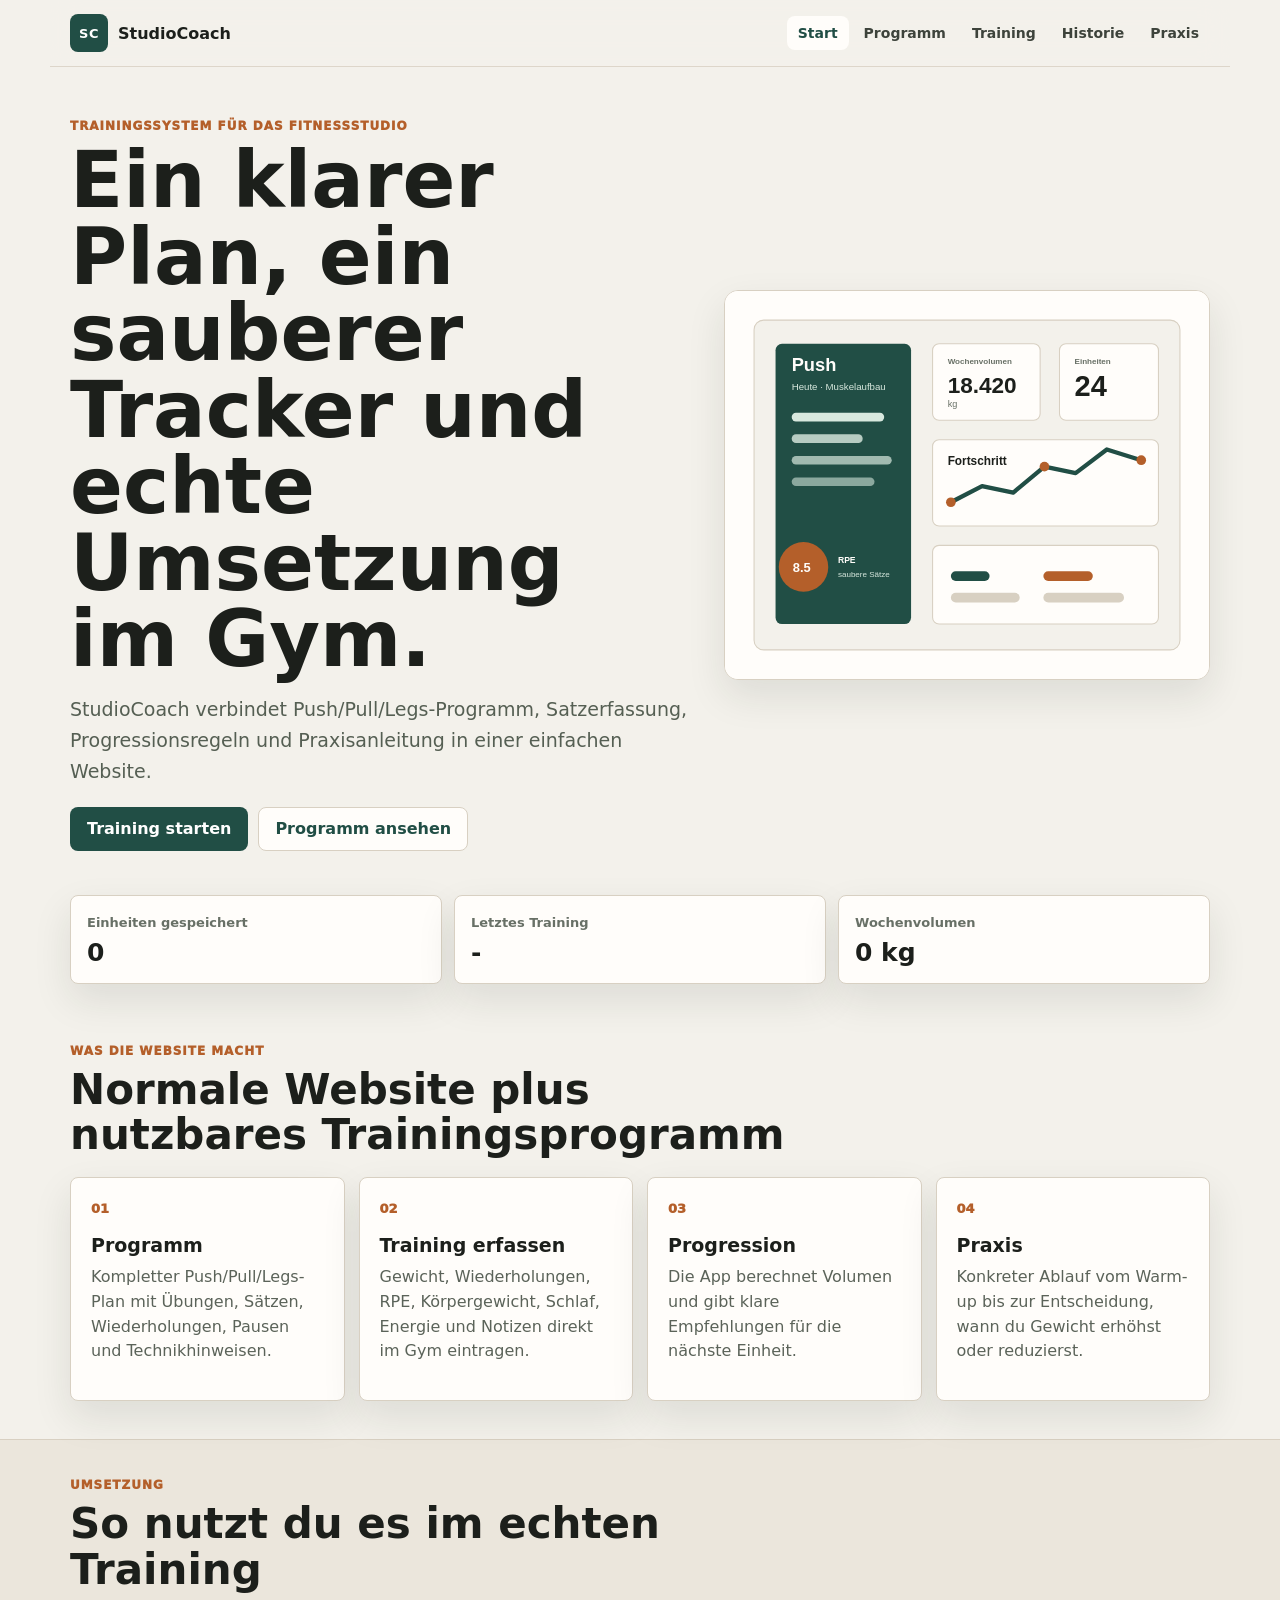
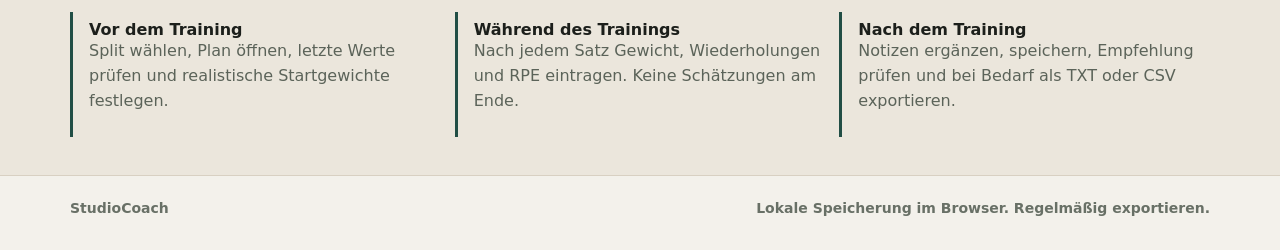
<file: index.html>
<!doctype html>
<html lang="de">
<head>
  <meta charset="UTF-8" />
  <meta name="viewport" content="width=device-width, initial-scale=1.0" />
  <meta name="theme-color" content="#f3f1eb" />
  <title>StudioCoach | Fitnessstudio Trainingssystem</title>
  <link rel="stylesheet" href="style.css" />
</head>
<body>
  <header class="site-header">
    <a class="brand" href="index.html" aria-label="StudioCoach Startseite">
      <span class="brand-mark">SC</span>
      <span>StudioCoach</span>
    </a>
    <nav class="site-nav" aria-label="Hauptnavigation">
      <a class="active" href="index.html">Start</a>
      <a href="programm.html">Programm</a>
      <a href="training.html">Training</a>
      <a href="historie.html">Historie</a>
      <a href="praxis.html">Praxis</a>
    </nav>
  </header>

  <main>
    <section class="hero">
      <div class="hero-copy">
        <p class="eyebrow">Trainingssystem für das Fitnessstudio</p>
        <h1>Ein klarer Plan, ein sauberer Tracker und echte Umsetzung im Gym.</h1>
        <p class="lead">StudioCoach verbindet Push/Pull/Legs-Programm, Satzerfassung, Progressionsregeln und Praxisanleitung in einer einfachen Website.</p>
        <div class="hero-actions">
          <a class="btn primary" href="training.html">Training starten</a>
          <a class="btn secondary" href="programm.html">Programm ansehen</a>
        </div>
      </div>
      <div class="hero-media" aria-label="Trainingsübersicht">
        <img src="assets/studio-dashboard.svg" alt="Illustration einer Fitnessstudio Trainingsübersicht" />
      </div>
    </section>

    <section class="summary-strip" aria-label="Status">
      <article>
        <span>Einheiten gespeichert</span>
        <strong id="homeSessions">0</strong>
      </article>
      <article>
        <span>Letztes Training</span>
        <strong id="homeLast">-</strong>
      </article>
      <article>
        <span>Wochenvolumen</span>
        <strong id="homeWeekVolume">0 kg</strong>
      </article>
    </section>

    <section class="section">
      <div class="section-head">
        <p class="eyebrow">Was die Website macht</p>
        <h2>Normale Website plus nutzbares Trainingsprogramm</h2>
      </div>
      <div class="feature-grid">
        <article class="feature">
          <span class="number">01</span>
          <h3>Programm</h3>
          <p>Kompletter Push/Pull/Legs-Plan mit Übungen, Sätzen, Wiederholungen, Pausen und Technikhinweisen.</p>
        </article>
        <article class="feature">
          <span class="number">02</span>
          <h3>Training erfassen</h3>
          <p>Gewicht, Wiederholungen, RPE, Körpergewicht, Schlaf, Energie und Notizen direkt im Gym eintragen.</p>
        </article>
        <article class="feature">
          <span class="number">03</span>
          <h3>Progression</h3>
          <p>Die App berechnet Volumen und gibt klare Empfehlungen für die nächste Einheit.</p>
        </article>
        <article class="feature">
          <span class="number">04</span>
          <h3>Praxis</h3>
          <p>Konkreter Ablauf vom Warm-up bis zur Entscheidung, wann du Gewicht erhöhst oder reduzierst.</p>
        </article>
      </div>
    </section>

    <section class="section band">
      <div class="section-head">
        <p class="eyebrow">Umsetzung</p>
        <h2>So nutzt du es im echten Training</h2>
      </div>
      <div class="timeline">
        <article>
          <strong>Vor dem Training</strong>
          <p>Split wählen, Plan öffnen, letzte Werte prüfen und realistische Startgewichte festlegen.</p>
        </article>
        <article>
          <strong>Während des Trainings</strong>
          <p>Nach jedem Satz Gewicht, Wiederholungen und RPE eintragen. Keine Schätzungen am Ende.</p>
        </article>
        <article>
          <strong>Nach dem Training</strong>
          <p>Notizen ergänzen, speichern, Empfehlung prüfen und bei Bedarf als TXT oder CSV exportieren.</p>
        </article>
      </div>
    </section>
  </main>

  <footer class="site-footer">
    <span>StudioCoach</span>
    <span>Lokale Speicherung im Browser. Regelmäßig exportieren.</span>
  </footer>

  <script src="app.js"></script>
</body>
</html>
</file>
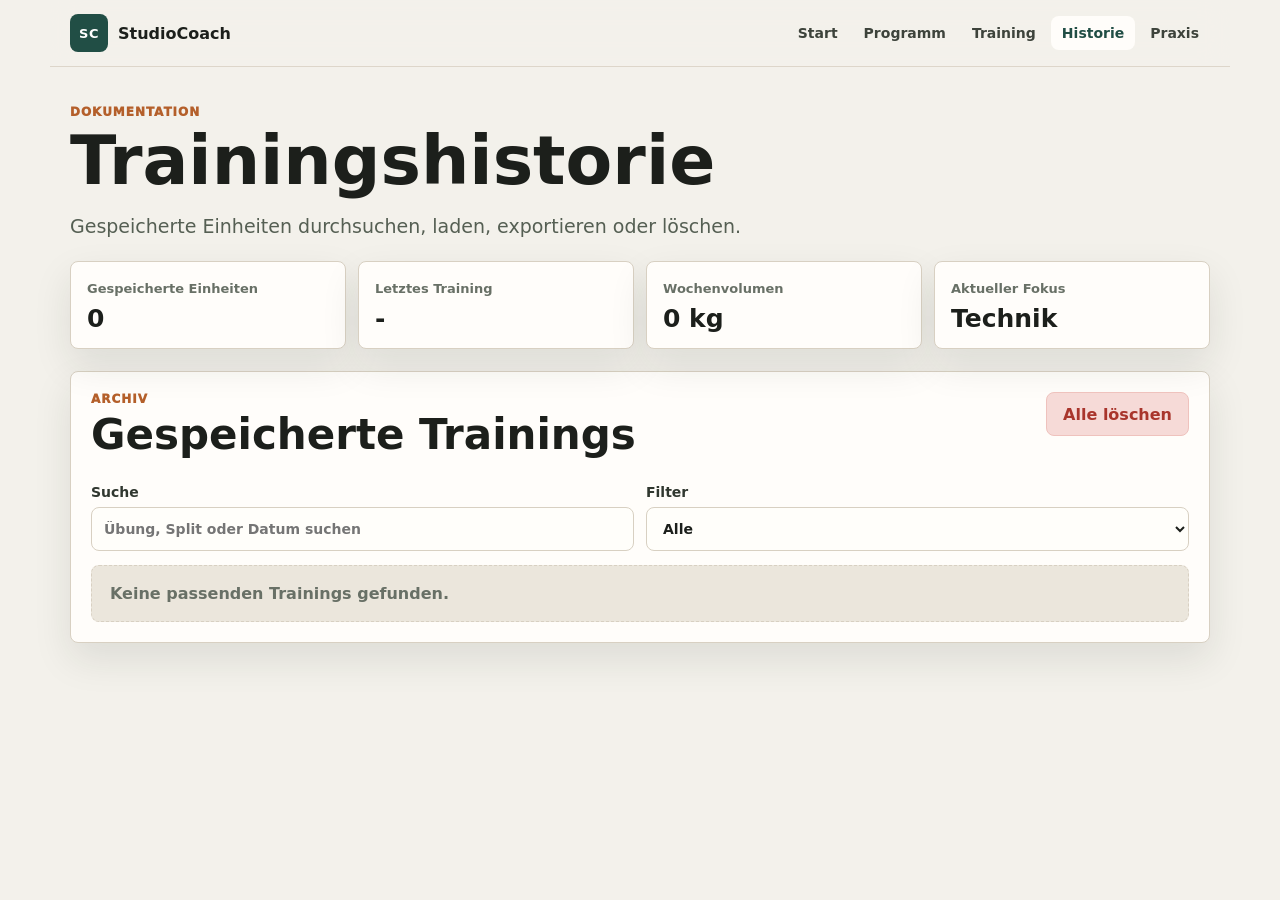
<file: historie.html>
<!doctype html>
<html lang="de">
<head>
  <meta charset="UTF-8" />
  <meta name="viewport" content="width=device-width, initial-scale=1.0" />
  <meta name="theme-color" content="#f3f1eb" />
  <title>Historie | StudioCoach</title>
  <link rel="stylesheet" href="style.css" />
</head>
<body>
  <header class="site-header">
    <a class="brand" href="index.html"><span class="brand-mark">SC</span><span>StudioCoach</span></a>
    <nav class="site-nav" aria-label="Hauptnavigation">
      <a href="index.html">Start</a>
      <a href="programm.html">Programm</a>
      <a href="training.html">Training</a>
      <a class="active" href="historie.html">Historie</a>
      <a href="praxis.html">Praxis</a>
    </nav>
  </header>

  <main class="page">
    <section class="page-title compact-title">
      <p class="eyebrow">Dokumentation</p>
      <h1>Trainingshistorie</h1>
      <p class="lead">Gespeicherte Einheiten durchsuchen, laden, exportieren oder löschen.</p>
    </section>

    <section class="dashboard" aria-label="Trainingsübersicht">
      <article class="metric"><span>Gespeicherte Einheiten</span><strong id="metricSessions">0</strong></article>
      <article class="metric"><span>Letztes Training</span><strong id="metricLast">-</strong></article>
      <article class="metric"><span>Wochenvolumen</span><strong id="metricWeekVolume">0 kg</strong></article>
      <article class="metric"><span>Aktueller Fokus</span><strong id="metricFocus">Technik</strong></article>
    </section>

    <section class="panel">
      <div class="panel-title">
        <div><p class="section-kicker">Archiv</p><h2>Gespeicherte Trainings</h2></div>
        <button id="deleteAllBtn" class="btn danger" type="button">Alle löschen</button>
      </div>
      <div class="history-tools">
        <label>Suche <input id="historySearch" type="search" placeholder="Übung, Split oder Datum suchen" /></label>
        <label>Filter
          <select id="historyFilter">
            <option value="Alle">Alle</option>
            <option value="Push">Push</option>
            <option value="Pull">Pull</option>
            <option value="Legs">Legs</option>
          </select>
        </label>
      </div>
      <div id="historyList" class="history-list"></div>
    </section>
  </main>

  <div id="toastRegion" class="toast-region" aria-live="polite" aria-atomic="true"></div>
  <script src="app.js"></script>
</body>
</html>
</file>
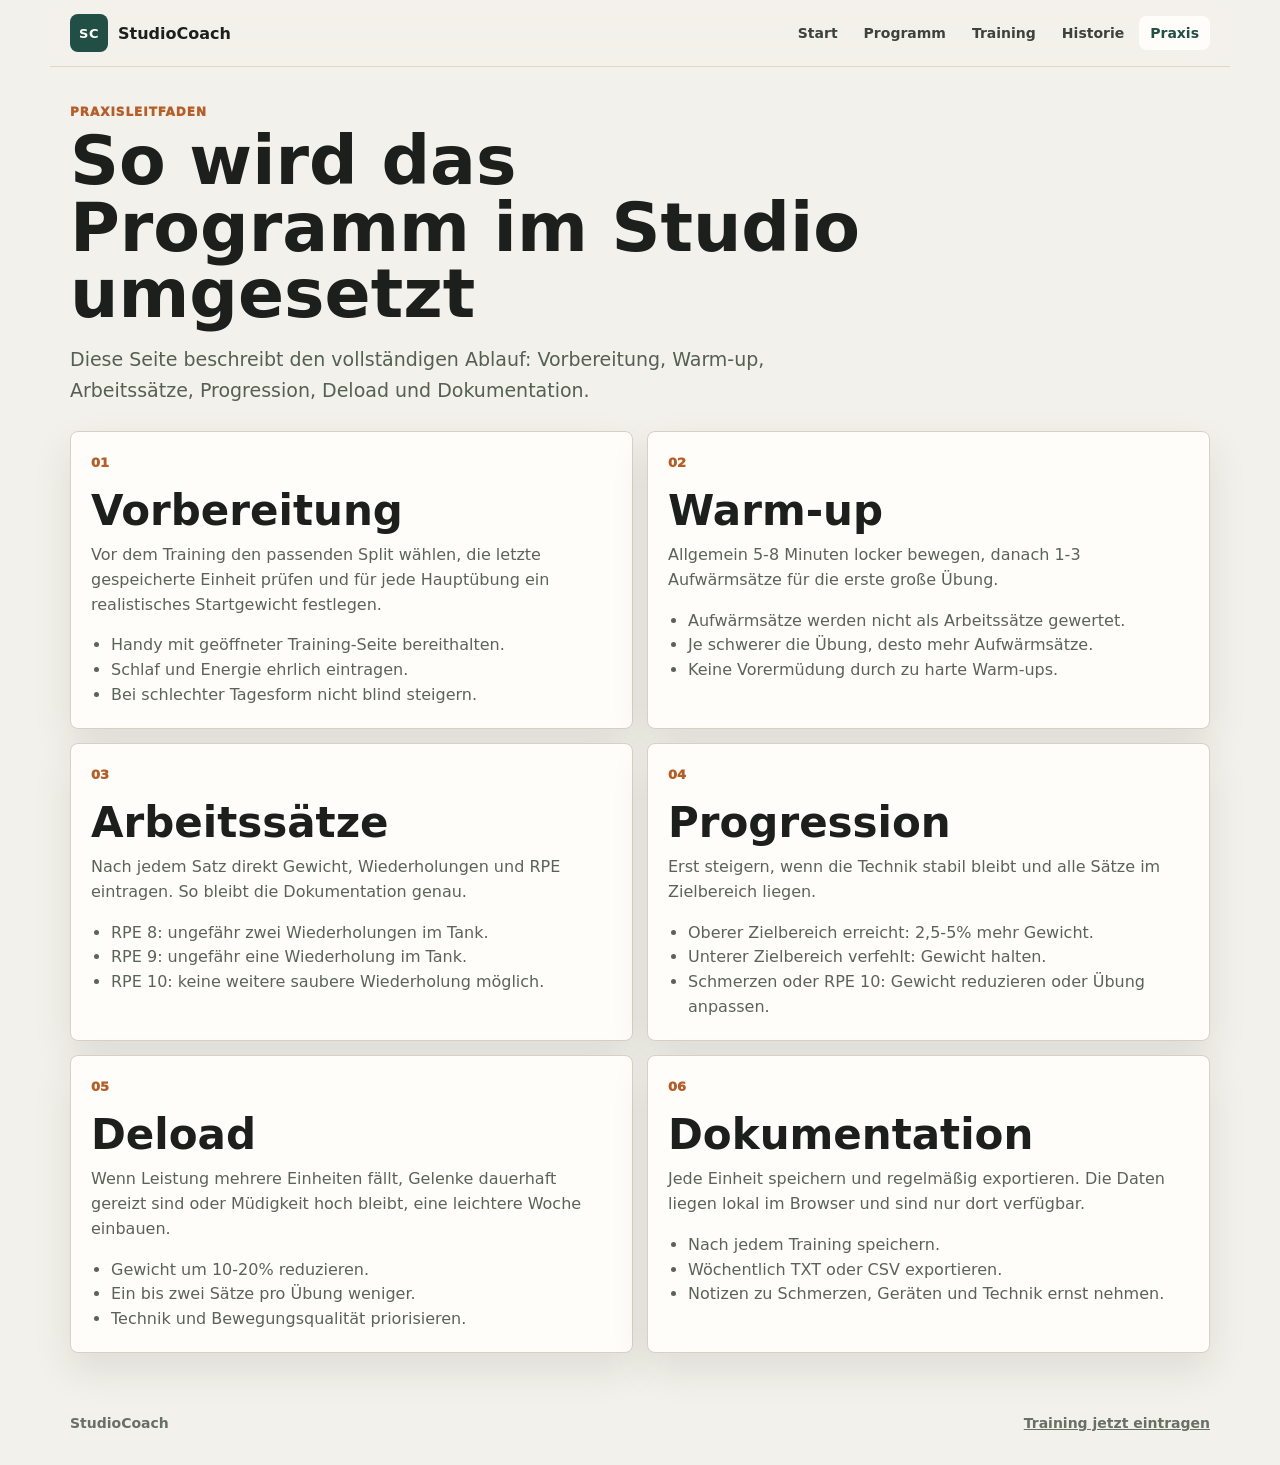
<file: praxis.html>
<!doctype html>
<html lang="de">
<head>
  <meta charset="UTF-8" />
  <meta name="viewport" content="width=device-width, initial-scale=1.0" />
  <meta name="theme-color" content="#f3f1eb" />
  <title>Praxis | StudioCoach</title>
  <link rel="stylesheet" href="style.css" />
</head>
<body>
  <header class="site-header">
    <a class="brand" href="index.html"><span class="brand-mark">SC</span><span>StudioCoach</span></a>
    <nav class="site-nav" aria-label="Hauptnavigation">
      <a href="index.html">Start</a>
      <a href="programm.html">Programm</a>
      <a href="training.html">Training</a>
      <a href="historie.html">Historie</a>
      <a class="active" href="praxis.html">Praxis</a>
    </nav>
  </header>

  <main class="page">
    <section class="page-title">
      <p class="eyebrow">Praxisleitfaden</p>
      <h1>So wird das Programm im Studio umgesetzt</h1>
      <p class="lead">Diese Seite beschreibt den vollständigen Ablauf: Vorbereitung, Warm-up, Arbeitssätze, Progression, Deload und Dokumentation.</p>
    </section>

    <section class="guide-layout">
      <article class="guide-card">
        <span class="number">01</span>
        <h2>Vorbereitung</h2>
        <p>Vor dem Training den passenden Split wählen, die letzte gespeicherte Einheit prüfen und für jede Hauptübung ein realistisches Startgewicht festlegen.</p>
        <ul>
          <li>Handy mit geöffneter Training-Seite bereithalten.</li>
          <li>Schlaf und Energie ehrlich eintragen.</li>
          <li>Bei schlechter Tagesform nicht blind steigern.</li>
        </ul>
      </article>

      <article class="guide-card">
        <span class="number">02</span>
        <h2>Warm-up</h2>
        <p>Allgemein 5-8 Minuten locker bewegen, danach 1-3 Aufwärmsätze für die erste große Übung.</p>
        <ul>
          <li>Aufwärmsätze werden nicht als Arbeitssätze gewertet.</li>
          <li>Je schwerer die Übung, desto mehr Aufwärmsätze.</li>
          <li>Keine Vorermüdung durch zu harte Warm-ups.</li>
        </ul>
      </article>

      <article class="guide-card">
        <span class="number">03</span>
        <h2>Arbeitssätze</h2>
        <p>Nach jedem Satz direkt Gewicht, Wiederholungen und RPE eintragen. So bleibt die Dokumentation genau.</p>
        <ul>
          <li>RPE 8: ungefähr zwei Wiederholungen im Tank.</li>
          <li>RPE 9: ungefähr eine Wiederholung im Tank.</li>
          <li>RPE 10: keine weitere saubere Wiederholung möglich.</li>
        </ul>
      </article>

      <article class="guide-card">
        <span class="number">04</span>
        <h2>Progression</h2>
        <p>Erst steigern, wenn die Technik stabil bleibt und alle Sätze im Zielbereich liegen.</p>
        <ul>
          <li>Oberer Zielbereich erreicht: 2,5-5% mehr Gewicht.</li>
          <li>Unterer Zielbereich verfehlt: Gewicht halten.</li>
          <li>Schmerzen oder RPE 10: Gewicht reduzieren oder Übung anpassen.</li>
        </ul>
      </article>

      <article class="guide-card">
        <span class="number">05</span>
        <h2>Deload</h2>
        <p>Wenn Leistung mehrere Einheiten fällt, Gelenke dauerhaft gereizt sind oder Müdigkeit hoch bleibt, eine leichtere Woche einbauen.</p>
        <ul>
          <li>Gewicht um 10-20% reduzieren.</li>
          <li>Ein bis zwei Sätze pro Übung weniger.</li>
          <li>Technik und Bewegungsqualität priorisieren.</li>
        </ul>
      </article>

      <article class="guide-card">
        <span class="number">06</span>
        <h2>Dokumentation</h2>
        <p>Jede Einheit speichern und regelmäßig exportieren. Die Daten liegen lokal im Browser und sind nur dort verfügbar.</p>
        <ul>
          <li>Nach jedem Training speichern.</li>
          <li>Wöchentlich TXT oder CSV exportieren.</li>
          <li>Notizen zu Schmerzen, Geräten und Technik ernst nehmen.</li>
        </ul>
      </article>
    </section>
  </main>

  <footer class="site-footer"><span>StudioCoach</span><span><a href="training.html">Training jetzt eintragen</a></span></footer>
</body>
</html>
</file>
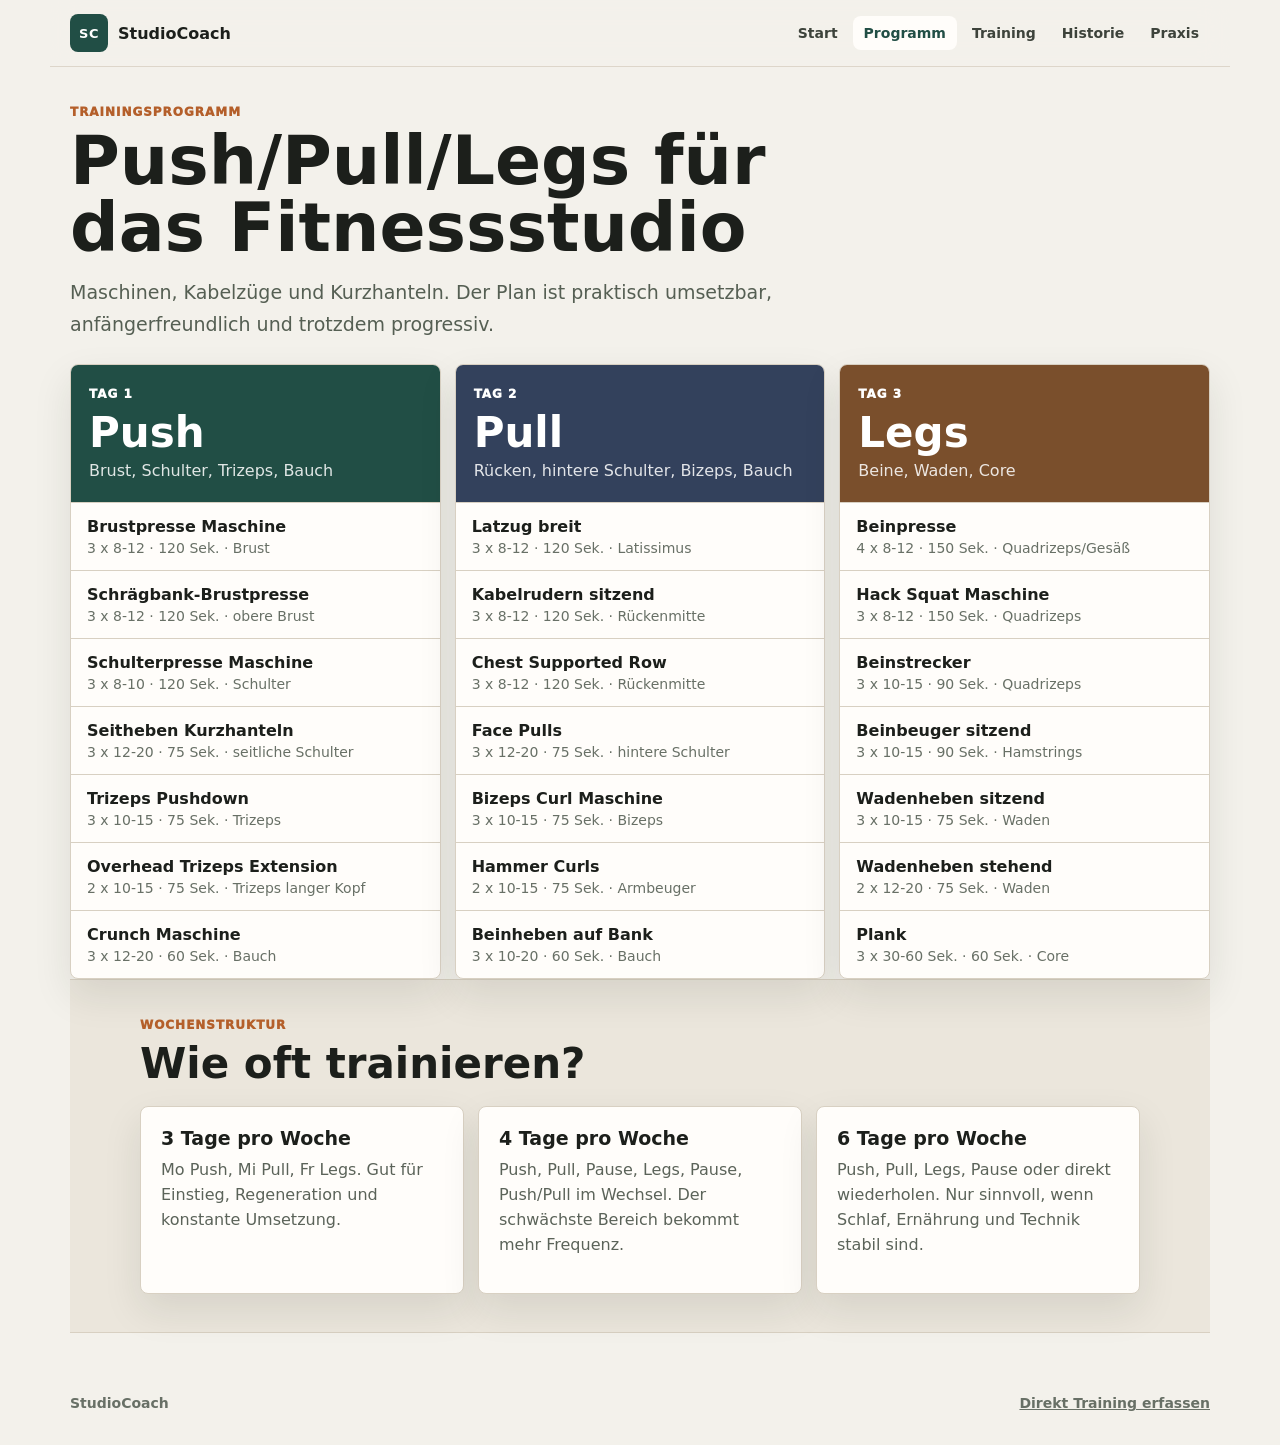
<file: programm.html>
<!doctype html>
<html lang="de">
<head>
  <meta charset="UTF-8" />
  <meta name="viewport" content="width=device-width, initial-scale=1.0" />
  <meta name="theme-color" content="#f3f1eb" />
  <title>Programm | StudioCoach</title>
  <link rel="stylesheet" href="style.css" />
</head>
<body>
  <header class="site-header">
    <a class="brand" href="index.html"><span class="brand-mark">SC</span><span>StudioCoach</span></a>
    <nav class="site-nav" aria-label="Hauptnavigation">
      <a href="index.html">Start</a>
      <a class="active" href="programm.html">Programm</a>
      <a href="training.html">Training</a>
      <a href="historie.html">Historie</a>
      <a href="praxis.html">Praxis</a>
    </nav>
  </header>

  <main class="page">
    <section class="page-title">
      <p class="eyebrow">Trainingsprogramm</p>
      <h1>Push/Pull/Legs für das Fitnessstudio</h1>
      <p class="lead">Maschinen, Kabelzüge und Kurzhanteln. Der Plan ist praktisch umsetzbar, anfängerfreundlich und trotzdem progressiv.</p>
    </section>

    <section class="program-layout">
      <article class="program-day">
        <div class="program-head push">
          <span>Tag 1</span>
          <h2>Push</h2>
          <p>Brust, Schulter, Trizeps, Bauch</p>
        </div>
        <div class="exercise-table">
          <div><strong>Brustpresse Maschine</strong><span>3 x 8-12 · 120 Sek. · Brust</span></div>
          <div><strong>Schrägbank-Brustpresse</strong><span>3 x 8-12 · 120 Sek. · obere Brust</span></div>
          <div><strong>Schulterpresse Maschine</strong><span>3 x 8-10 · 120 Sek. · Schulter</span></div>
          <div><strong>Seitheben Kurzhanteln</strong><span>3 x 12-20 · 75 Sek. · seitliche Schulter</span></div>
          <div><strong>Trizeps Pushdown</strong><span>3 x 10-15 · 75 Sek. · Trizeps</span></div>
          <div><strong>Overhead Trizeps Extension</strong><span>2 x 10-15 · 75 Sek. · Trizeps langer Kopf</span></div>
          <div><strong>Crunch Maschine</strong><span>3 x 12-20 · 60 Sek. · Bauch</span></div>
        </div>
      </article>

      <article class="program-day">
        <div class="program-head pull">
          <span>Tag 2</span>
          <h2>Pull</h2>
          <p>Rücken, hintere Schulter, Bizeps, Bauch</p>
        </div>
        <div class="exercise-table">
          <div><strong>Latzug breit</strong><span>3 x 8-12 · 120 Sek. · Latissimus</span></div>
          <div><strong>Kabelrudern sitzend</strong><span>3 x 8-12 · 120 Sek. · Rückenmitte</span></div>
          <div><strong>Chest Supported Row</strong><span>3 x 8-12 · 120 Sek. · Rückenmitte</span></div>
          <div><strong>Face Pulls</strong><span>3 x 12-20 · 75 Sek. · hintere Schulter</span></div>
          <div><strong>Bizeps Curl Maschine</strong><span>3 x 10-15 · 75 Sek. · Bizeps</span></div>
          <div><strong>Hammer Curls</strong><span>2 x 10-15 · 75 Sek. · Armbeuger</span></div>
          <div><strong>Beinheben auf Bank</strong><span>3 x 10-20 · 60 Sek. · Bauch</span></div>
        </div>
      </article>

      <article class="program-day">
        <div class="program-head legs">
          <span>Tag 3</span>
          <h2>Legs</h2>
          <p>Beine, Waden, Core</p>
        </div>
        <div class="exercise-table">
          <div><strong>Beinpresse</strong><span>4 x 8-12 · 150 Sek. · Quadrizeps/Gesäß</span></div>
          <div><strong>Hack Squat Maschine</strong><span>3 x 8-12 · 150 Sek. · Quadrizeps</span></div>
          <div><strong>Beinstrecker</strong><span>3 x 10-15 · 90 Sek. · Quadrizeps</span></div>
          <div><strong>Beinbeuger sitzend</strong><span>3 x 10-15 · 90 Sek. · Hamstrings</span></div>
          <div><strong>Wadenheben sitzend</strong><span>3 x 10-15 · 75 Sek. · Waden</span></div>
          <div><strong>Wadenheben stehend</strong><span>2 x 12-20 · 75 Sek. · Waden</span></div>
          <div><strong>Plank</strong><span>3 x 30-60 Sek. · 60 Sek. · Core</span></div>
        </div>
      </article>
    </section>

    <section class="section band">
      <div class="section-head">
        <p class="eyebrow">Wochenstruktur</p>
        <h2>Wie oft trainieren?</h2>
      </div>
      <div class="split-grid">
        <article>
          <h3>3 Tage pro Woche</h3>
          <p>Mo Push, Mi Pull, Fr Legs. Gut für Einstieg, Regeneration und konstante Umsetzung.</p>
        </article>
        <article>
          <h3>4 Tage pro Woche</h3>
          <p>Push, Pull, Pause, Legs, Pause, Push/Pull im Wechsel. Der schwächste Bereich bekommt mehr Frequenz.</p>
        </article>
        <article>
          <h3>6 Tage pro Woche</h3>
          <p>Push, Pull, Legs, Pause oder direkt wiederholen. Nur sinnvoll, wenn Schlaf, Ernährung und Technik stabil sind.</p>
        </article>
      </div>
    </section>
  </main>

  <footer class="site-footer"><span>StudioCoach</span><span><a href="training.html">Direkt Training erfassen</a></span></footer>
</body>
</html>
</file>
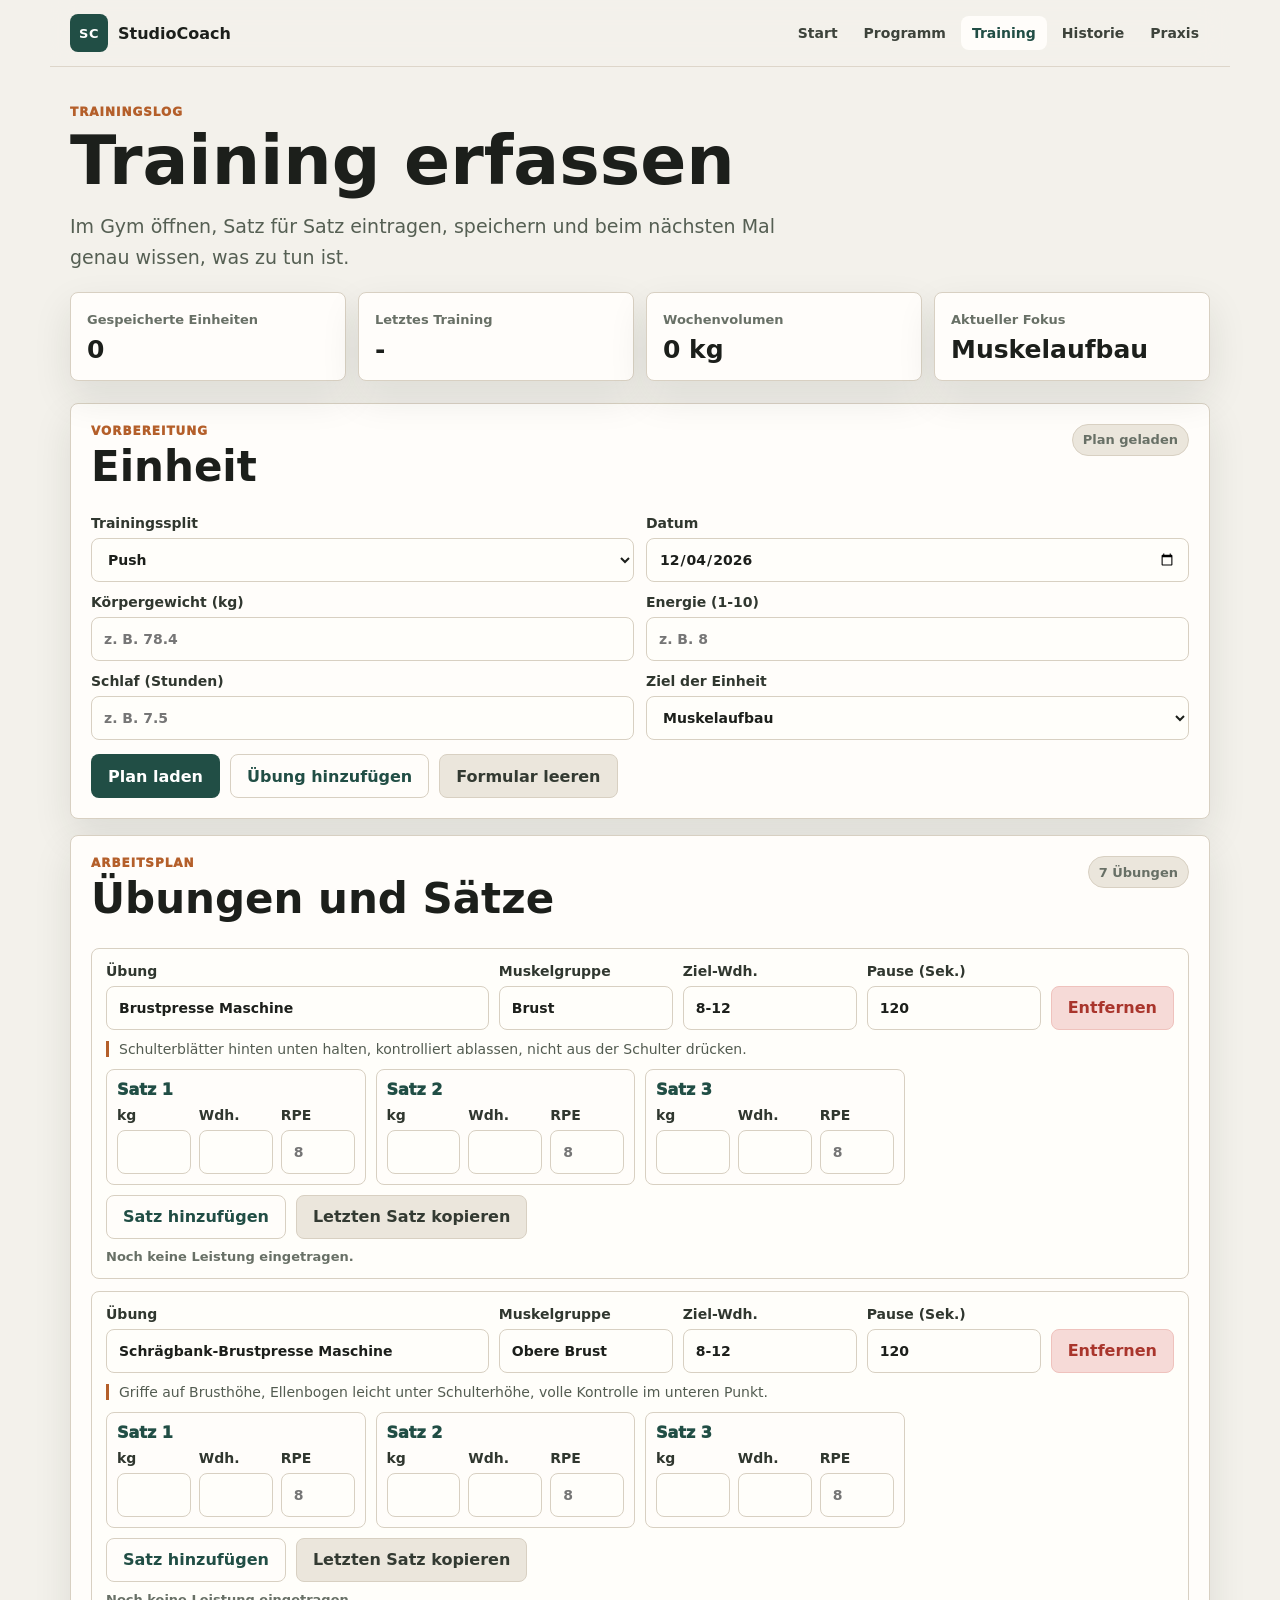
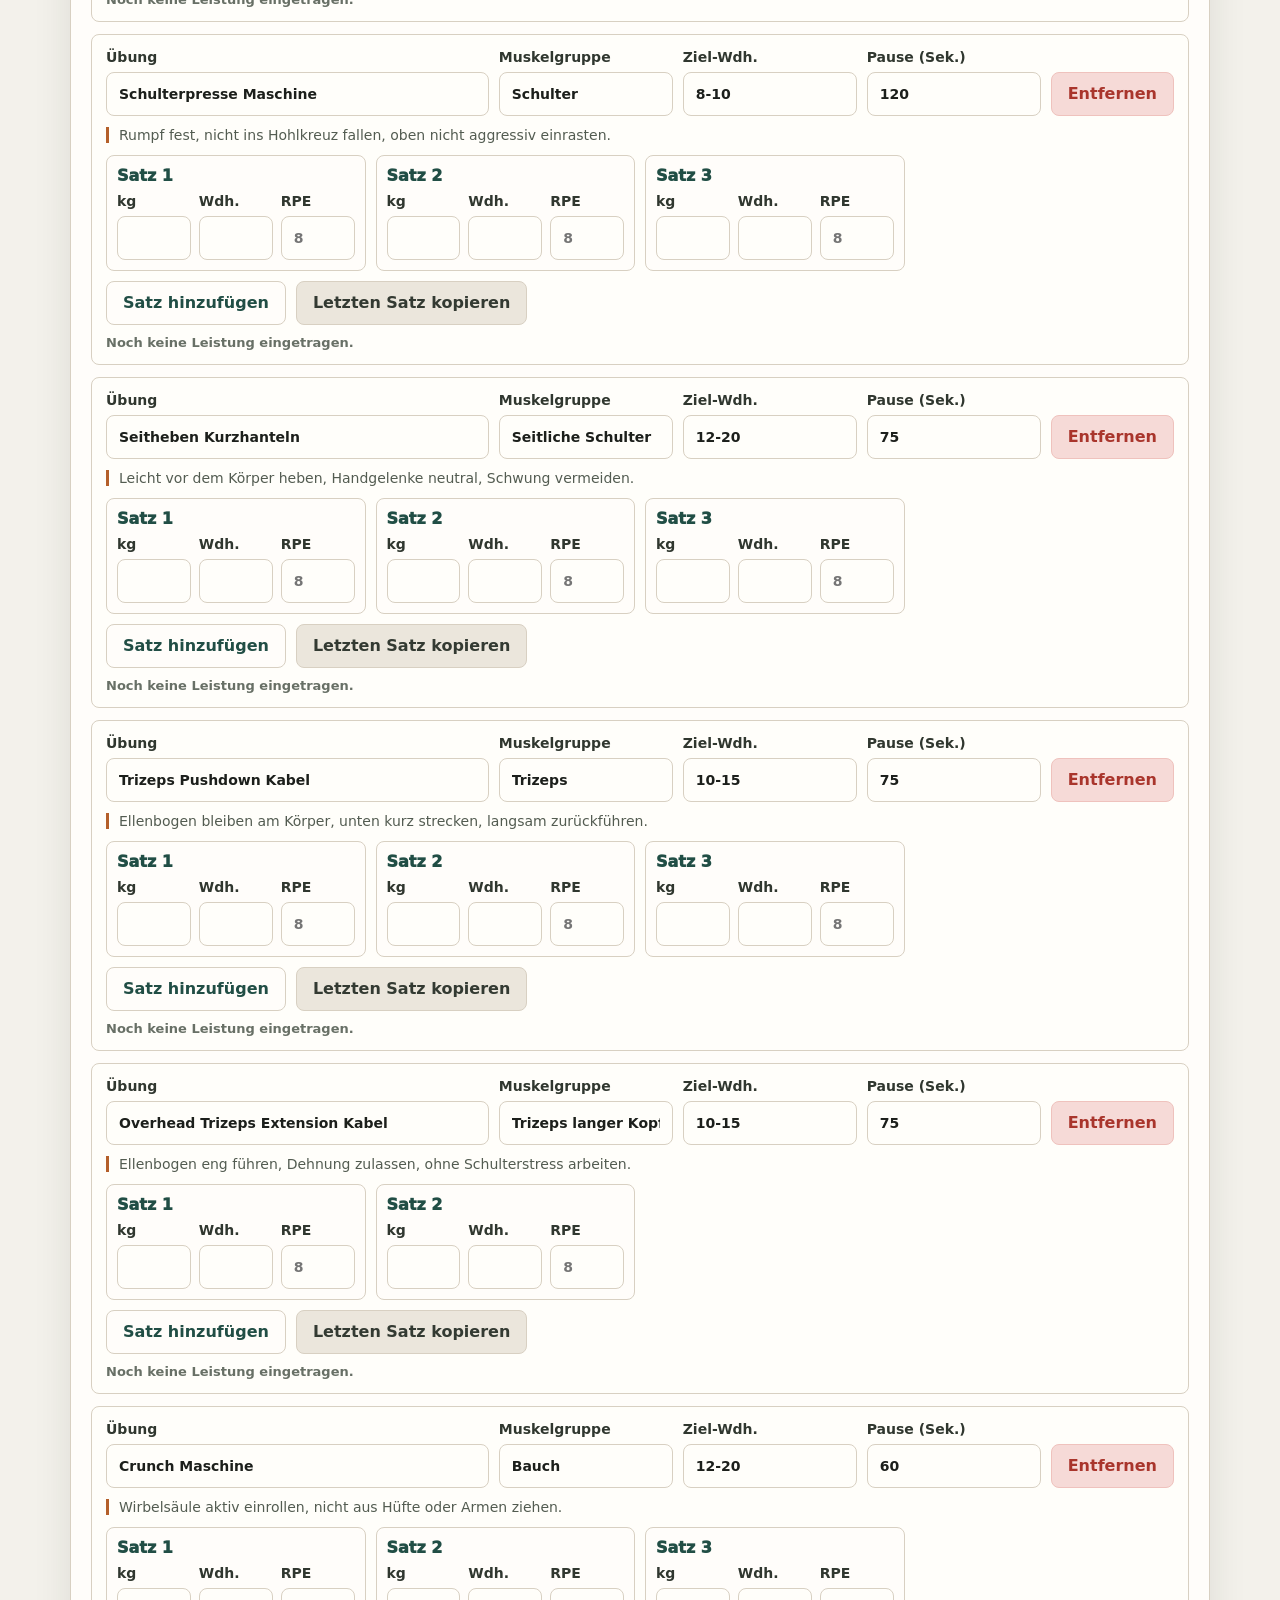
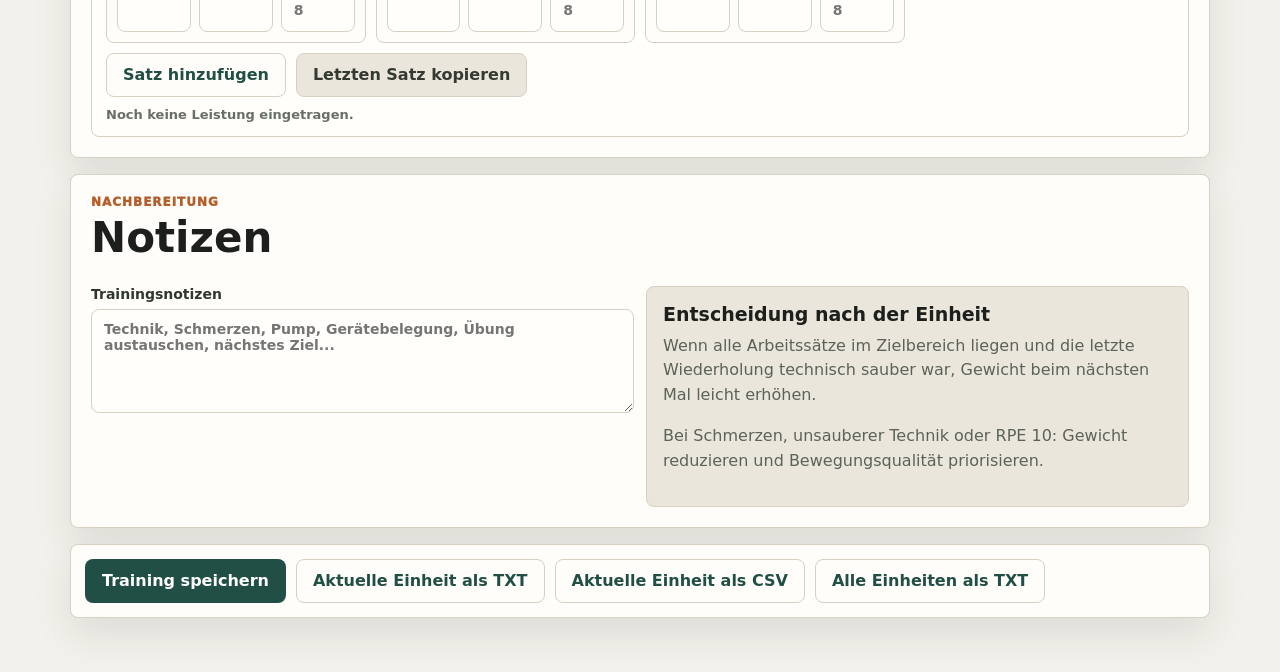
<file: training.html>
<!doctype html>
<html lang="de">
<head>
  <meta charset="UTF-8" />
  <meta name="viewport" content="width=device-width, initial-scale=1.0" />
  <meta name="theme-color" content="#f3f1eb" />
  <title>Training erfassen | StudioCoach</title>
  <link rel="stylesheet" href="style.css" />
</head>
<body>
  <header class="site-header">
    <a class="brand" href="index.html"><span class="brand-mark">SC</span><span>StudioCoach</span></a>
    <nav class="site-nav" aria-label="Hauptnavigation">
      <a href="index.html">Start</a>
      <a href="programm.html">Programm</a>
      <a class="active" href="training.html">Training</a>
      <a href="historie.html">Historie</a>
      <a href="praxis.html">Praxis</a>
    </nav>
  </header>

  <main class="page">
    <section class="page-title compact-title">
      <p class="eyebrow">Trainingslog</p>
      <h1>Training erfassen</h1>
      <p class="lead">Im Gym öffnen, Satz für Satz eintragen, speichern und beim nächsten Mal genau wissen, was zu tun ist.</p>
    </section>

    <section class="dashboard" aria-label="Trainingsübersicht">
      <article class="metric"><span>Gespeicherte Einheiten</span><strong id="metricSessions">0</strong></article>
      <article class="metric"><span>Letztes Training</span><strong id="metricLast">-</strong></article>
      <article class="metric"><span>Wochenvolumen</span><strong id="metricWeekVolume">0 kg</strong></article>
      <article class="metric"><span>Aktueller Fokus</span><strong id="metricFocus">Technik</strong></article>
    </section>

    <section class="panel">
      <div class="panel-title">
        <div><p class="section-kicker">Vorbereitung</p><h2>Einheit</h2></div>
        <span id="sessionStatus" class="status-pill">Nicht gespeichert</span>
      </div>

      <div class="form-grid">
        <label>Trainingssplit
          <select id="trainingType">
            <option value="Push">Push</option>
            <option value="Pull">Pull</option>
            <option value="Legs">Legs</option>
          </select>
        </label>
        <label>Datum <input id="trainingDate" type="date" /></label>
        <label>Körpergewicht (kg) <input id="bodyWeight" type="number" min="0" step="0.1" placeholder="z. B. 78.4" /></label>
        <label>Energie (1-10) <input id="energy" type="number" min="1" max="10" step="1" placeholder="z. B. 8" /></label>
        <label>Schlaf (Stunden) <input id="sleep" type="number" min="0" max="14" step="0.5" placeholder="z. B. 7.5" /></label>
        <label>Ziel der Einheit
          <select id="sessionGoal">
            <option value="Muskelaufbau">Muskelaufbau</option>
            <option value="Kraftaufbau">Kraftaufbau</option>
            <option value="Technik">Technik</option>
            <option value="Deload">Deload</option>
          </select>
        </label>
      </div>

      <div class="button-row">
        <button id="loadPlanBtn" class="btn primary" type="button">Plan laden</button>
        <button id="addExerciseBtn" class="btn secondary" type="button">Übung hinzufügen</button>
        <button id="clearFormBtn" class="btn ghost" type="button">Formular leeren</button>
      </div>
    </section>

    <section class="panel">
      <div class="panel-title">
        <div><p class="section-kicker">Arbeitsplan</p><h2>Übungen und Sätze</h2></div>
        <span id="exerciseCount" class="status-pill">0 Übungen</span>
      </div>
      <div id="exerciseList" class="exercise-list"></div>
    </section>

    <section class="panel">
      <div class="panel-title">
        <div><p class="section-kicker">Nachbereitung</p><h2>Notizen</h2></div>
      </div>
      <div class="note-grid">
        <label>Trainingsnotizen
          <textarea id="notes" rows="5" placeholder="Technik, Schmerzen, Pump, Gerätebelegung, Übung austauschen, nächstes Ziel..."></textarea>
        </label>
        <div class="coach-box">
          <h3>Entscheidung nach der Einheit</h3>
          <p>Wenn alle Arbeitssätze im Zielbereich liegen und die letzte Wiederholung technisch sauber war, Gewicht beim nächsten Mal leicht erhöhen.</p>
          <p>Bei Schmerzen, unsauberer Technik oder RPE 10: Gewicht reduzieren und Bewegungsqualität priorisieren.</p>
        </div>
      </div>
    </section>

    <section class="action-panel">
      <button id="saveSessionBtn" class="btn primary" type="button">Training speichern</button>
      <button id="downloadTxtBtn" class="btn secondary" type="button">Aktuelle Einheit als TXT</button>
      <button id="downloadCsvBtn" class="btn secondary" type="button">Aktuelle Einheit als CSV</button>
      <button id="downloadAllTxtBtn" class="btn secondary" type="button">Alle Einheiten als TXT</button>
    </section>
  </main>

  <div id="toastRegion" class="toast-region" aria-live="polite" aria-atomic="true"></div>
  <script src="app.js"></script>
</body>
</html>
</file>
<file: style.css>
:root {
  --bg: #f3f1eb;
  --surface: #fffdfa;
  --surface-2: #ebe6dc;
  --ink: #1c1f1b;
  --muted: #687066;
  --line: #d8d0c2;
  --primary: #214e45;
  --primary-strong: #173a33;
  --accent: #b45f2a;
  --accent-soft: #f1ddc6;
  --danger: #a9352c;
  --success: #267246;
  --warning: #935f12;
  --shadow: 0 16px 38px rgba(31, 36, 30, 0.1);
  --radius: 8px;
}

* {
  box-sizing: border-box;
}

html {
  scroll-behavior: smooth;
}

body {
  margin: 0;
  background: var(--bg);
  color: var(--ink);
  font-family: Inter, ui-sans-serif, system-ui, -apple-system, BlinkMacSystemFont, "Segoe UI", Arial, sans-serif;
}

a {
  color: inherit;
}

img {
  display: block;
  max-width: 100%;
}

button,
input,
select,
textarea {
  font: inherit;
}

button {
  cursor: pointer;
}

.site-header {
  position: sticky;
  top: 0;
  z-index: 20;
  display: flex;
  align-items: center;
  justify-content: space-between;
  gap: 18px;
  max-width: 1180px;
  margin: 0 auto;
  padding: 14px 20px;
  background: rgba(243, 241, 235, 0.92);
  backdrop-filter: blur(14px);
  border-bottom: 1px solid rgba(216, 208, 194, 0.8);
}

.brand {
  display: inline-flex;
  align-items: center;
  gap: 10px;
  color: var(--ink);
  text-decoration: none;
  font-weight: 900;
}

.brand-mark {
  display: grid;
  place-items: center;
  width: 38px;
  height: 38px;
  background: var(--primary);
  color: #fff;
  border-radius: var(--radius);
  font-size: 13px;
  letter-spacing: 0.04em;
}

.site-nav {
  display: flex;
  align-items: center;
  gap: 4px;
  flex-wrap: wrap;
}

.site-nav a {
  padding: 9px 11px;
  border-radius: var(--radius);
  color: #3d433b;
  text-decoration: none;
  font-size: 14px;
  font-weight: 800;
}

.site-nav a:hover,
.site-nav a.active {
  background: var(--surface);
  color: var(--primary);
}

.hero,
.page,
.section,
.site-footer {
  max-width: 1180px;
  margin: 0 auto;
}

.hero {
  display: grid;
  grid-template-columns: minmax(0, 1.02fr) minmax(360px, 0.8fr);
  gap: 34px;
  align-items: center;
  min-height: calc(100vh - 72px);
  padding: 34px 20px 26px;
}

.hero-copy {
  max-width: 710px;
}

.eyebrow {
  margin: 0 0 9px;
  color: var(--accent);
  font-size: 12px;
  font-weight: 950;
  letter-spacing: 0.08em;
  text-transform: uppercase;
}

h1,
h2,
h3,
p {
  margin-top: 0;
}

h1 {
  margin-bottom: 16px;
  font-size: clamp(42px, 7vw, 78px);
  line-height: 0.98;
  letter-spacing: 0;
}

h2 {
  margin-bottom: 10px;
  font-size: clamp(26px, 4vw, 42px);
  line-height: 1.08;
  letter-spacing: 0;
}

h3 {
  margin-bottom: 8px;
  font-size: 19px;
  line-height: 1.2;
}

.lead {
  max-width: 720px;
  color: #555f53;
  font-size: 19px;
  line-height: 1.65;
}

.hero-actions,
.button-row,
.action-panel,
.history-actions,
.exercise-actions {
  display: flex;
  gap: 10px;
  flex-wrap: wrap;
}

.btn {
  display: inline-flex;
  align-items: center;
  justify-content: center;
  min-height: 44px;
  border: 1px solid transparent;
  border-radius: var(--radius);
  padding: 11px 16px;
  text-decoration: none;
  font-weight: 900;
  white-space: nowrap;
}

.btn.primary,
.primary {
  background: var(--primary);
  color: #fff;
}

.btn.primary:hover,
.primary:hover {
  background: var(--primary-strong);
}

.btn.secondary,
.secondary {
  background: var(--surface);
  color: var(--primary);
  border-color: var(--line);
}

.btn.ghost,
.ghost {
  background: var(--surface-2);
  color: #333a32;
  border-color: var(--line);
}

.btn.danger,
.danger {
  background: #f6dad7;
  color: var(--danger);
  border-color: #efc2bd;
}

.hero-media {
  border-radius: 14px;
  overflow: hidden;
  box-shadow: var(--shadow);
  border: 1px solid var(--line);
  background: var(--surface);
}

.summary-strip,
.dashboard {
  max-width: 1180px;
  margin: 0 auto 22px;
  padding: 0 20px;
  display: grid;
  grid-template-columns: repeat(3, minmax(0, 1fr));
  gap: 12px;
}

.dashboard {
  grid-template-columns: repeat(4, minmax(0, 1fr));
  padding: 0;
}

.summary-strip article,
.metric,
.panel,
.feature,
.program-day,
.guide-card,
.split-grid article,
.action-panel {
  background: var(--surface);
  border: 1px solid var(--line);
  border-radius: var(--radius);
  box-shadow: var(--shadow);
}

.summary-strip article,
.metric {
  padding: 16px;
}

.summary-strip span,
.metric span,
.history-meta,
.set-summary,
.hint {
  color: var(--muted);
  font-size: 13px;
  font-weight: 800;
}

.summary-strip strong,
.metric strong {
  display: block;
  margin-top: 8px;
  font-size: 25px;
  line-height: 1.1;
}

.section,
.page {
  padding: 38px 20px;
}

.section-head {
  max-width: 720px;
  margin-bottom: 20px;
}

.feature-grid,
.split-grid,
.guide-layout,
.program-layout {
  display: grid;
  gap: 14px;
}

.feature-grid {
  grid-template-columns: repeat(4, minmax(0, 1fr));
}

.feature,
.split-grid article,
.guide-card {
  padding: 20px;
}

.number {
  display: inline-block;
  margin-bottom: 18px;
  color: var(--accent);
  font-size: 13px;
  font-weight: 950;
}

.feature p,
.split-grid p,
.guide-card p,
.guide-card li,
.timeline p,
.program-head p,
.coach-box p {
  color: #5b6359;
  line-height: 1.55;
}

.band {
  background: var(--surface-2);
  border-top: 1px solid var(--line);
  border-bottom: 1px solid var(--line);
  max-width: none;
  padding-left: max(20px, calc((100vw - 1180px) / 2 + 20px));
  padding-right: max(20px, calc((100vw - 1180px) / 2 + 20px));
}

.timeline {
  display: grid;
  grid-template-columns: repeat(3, minmax(0, 1fr));
  gap: 14px;
}

.timeline article {
  border-left: 3px solid var(--primary);
  padding: 8px 0 8px 16px;
}

.page-title {
  max-width: 820px;
  margin-bottom: 24px;
}

.compact-title {
  margin-bottom: 18px;
}

.page-title h1 {
  font-size: clamp(38px, 6vw, 68px);
}

.program-layout {
  grid-template-columns: repeat(3, minmax(0, 1fr));
}

.program-day {
  overflow: hidden;
}

.program-head {
  padding: 18px;
  color: #fff;
}

.program-head span {
  font-size: 12px;
  font-weight: 950;
  text-transform: uppercase;
  letter-spacing: 0.08em;
}

.program-head h2 {
  margin: 8px 0 4px;
  color: #fff;
}

.program-head p {
  margin-bottom: 0;
  color: rgba(255, 255, 255, 0.86);
}

.program-head.push {
  background: #214e45;
}

.program-head.pull {
  background: #33415c;
}

.program-head.legs {
  background: #7a4f2c;
}

.exercise-table {
  display: grid;
}

.exercise-table div {
  display: grid;
  gap: 4px;
  padding: 14px 16px;
  border-top: 1px solid var(--line);
}

.exercise-table span {
  color: var(--muted);
  font-size: 14px;
}

.split-grid {
  grid-template-columns: repeat(3, minmax(0, 1fr));
}

.guide-layout {
  grid-template-columns: repeat(2, minmax(0, 1fr));
}

.guide-card ul {
  margin: 12px 0 0;
  padding-left: 20px;
}

.panel {
  padding: 20px;
  margin: 16px 0;
}

.panel-title {
  display: flex;
  align-items: flex-start;
  justify-content: space-between;
  gap: 14px;
  margin-bottom: 16px;
}

.section-kicker {
  margin: 0 0 6px;
  color: var(--accent);
  font-size: 12px;
  font-weight: 950;
  letter-spacing: 0.08em;
  text-transform: uppercase;
}

.status-pill {
  display: inline-flex;
  align-items: center;
  min-height: 32px;
  padding: 6px 10px;
  border: 1px solid var(--line);
  border-radius: 999px;
  background: var(--surface-2);
  color: var(--muted);
  font-size: 13px;
  font-weight: 900;
  white-space: nowrap;
}

.form-grid,
.history-tools,
.note-grid {
  display: grid;
  grid-template-columns: repeat(2, minmax(0, 1fr));
  gap: 12px;
}

label {
  display: flex;
  flex-direction: column;
  gap: 7px;
  color: #30372f;
  font-size: 14px;
  font-weight: 850;
}

input,
select,
textarea {
  width: 100%;
  min-height: 44px;
  border: 1px solid var(--line);
  border-radius: var(--radius);
  background: #fffefa;
  color: var(--ink);
  padding: 11px 12px;
}

textarea {
  resize: vertical;
}

button:focus-visible,
input:focus-visible,
select:focus-visible,
textarea:focus-visible,
a:focus-visible {
  outline: 3px solid rgba(33, 78, 69, 0.24);
  outline-offset: 2px;
}

.button-row {
  margin-top: 14px;
}

.action-panel {
  padding: 14px;
  margin: 16px 0;
}

.exercise-list,
.history-list {
  display: grid;
  gap: 12px;
}

.exercise {
  border: 1px solid var(--line);
  border-radius: var(--radius);
  background: #fffefa;
  padding: 14px;
}

.exercise-header {
  display: grid;
  grid-template-columns: minmax(220px, 1.1fr) repeat(3, minmax(110px, 0.5fr)) auto;
  gap: 10px;
  align-items: end;
}

.remove-btn {
  min-height: 44px;
}

.cue {
  margin: 11px 0 0;
  border-left: 3px solid var(--accent);
  padding-left: 10px;
  color: #535c51;
  font-size: 14px;
}

.set-grid {
  display: grid;
  grid-template-columns: repeat(4, minmax(0, 1fr));
  gap: 10px;
  margin-top: 12px;
}

.set-box {
  border: 1px solid var(--line);
  border-radius: var(--radius);
  background: var(--surface);
  padding: 10px;
}

.set-box p {
  margin-bottom: 8px;
  color: var(--primary);
  font-weight: 950;
}

.mini-grid {
  display: grid;
  grid-template-columns: repeat(3, minmax(0, 1fr));
  gap: 8px;
}

.exercise-actions {
  margin-top: 10px;
}

.set-summary {
  margin-top: 10px;
}

.coach-box {
  border: 1px solid var(--line);
  border-radius: var(--radius);
  background: var(--surface-2);
  padding: 16px;
}

.history-tools {
  margin-bottom: 14px;
}

.history-item {
  border: 1px solid var(--line);
  border-radius: var(--radius);
  background: #fffefa;
  padding: 14px;
}

.history-top {
  display: flex;
  justify-content: space-between;
  gap: 12px;
  margin-bottom: 12px;
}

.history-title {
  font-size: 18px;
  font-weight: 950;
}

.history-meta {
  margin-top: 4px;
  line-height: 1.5;
}

.empty-state {
  margin: 0;
  padding: 18px;
  border: 1px dashed var(--line);
  border-radius: var(--radius);
  background: var(--surface-2);
  color: var(--muted);
  font-weight: 750;
}

.toast-region {
  position: fixed;
  right: 18px;
  bottom: 18px;
  z-index: 50;
  display: grid;
  gap: 10px;
}

.toast {
  width: min(380px, calc(100vw - 36px));
  padding: 13px 15px;
  border: 1px solid var(--line);
  border-radius: var(--radius);
  background: var(--surface);
  box-shadow: var(--shadow);
  font-weight: 850;
}

.toast.success {
  color: var(--success);
}

.toast.warning {
  color: var(--warning);
}

.toast.error {
  color: var(--danger);
}

.site-footer {
  display: flex;
  justify-content: space-between;
  gap: 12px;
  padding: 24px 20px 34px;
  color: var(--muted);
  font-size: 14px;
  font-weight: 750;
}

@media (max-width: 980px) {
  .hero,
  .program-layout,
  .feature-grid {
    grid-template-columns: 1fr 1fr;
  }

  .hero {
    min-height: auto;
  }

  .dashboard,
  .summary-strip,
  .timeline,
  .split-grid,
  .guide-layout {
    grid-template-columns: repeat(2, minmax(0, 1fr));
  }

  .exercise-header,
  .set-grid {
    grid-template-columns: repeat(2, minmax(0, 1fr));
  }
}

@media (max-width: 700px) {
  .site-header {
    position: static;
    align-items: flex-start;
    flex-direction: column;
  }

  .site-nav {
    width: 100%;
  }

  .site-nav a {
    flex: 1 1 44%;
    text-align: center;
  }

  .hero,
  .program-layout,
  .feature-grid,
  .dashboard,
  .summary-strip,
  .timeline,
  .split-grid,
  .guide-layout,
  .form-grid,
  .history-tools,
  .note-grid,
  .exercise-header,
  .set-grid,
  .mini-grid {
    grid-template-columns: 1fr;
  }

  .hero {
    padding-top: 22px;
  }

  .hero-media {
    order: -1;
  }

  .page,
  .section {
    padding-top: 28px;
  }

  .panel-title,
  .history-top,
  .site-footer {
    flex-direction: column;
  }

  .btn,
  .button-row button,
  .action-panel button,
  .history-actions button {
    width: 100%;
  }
}
</file>
